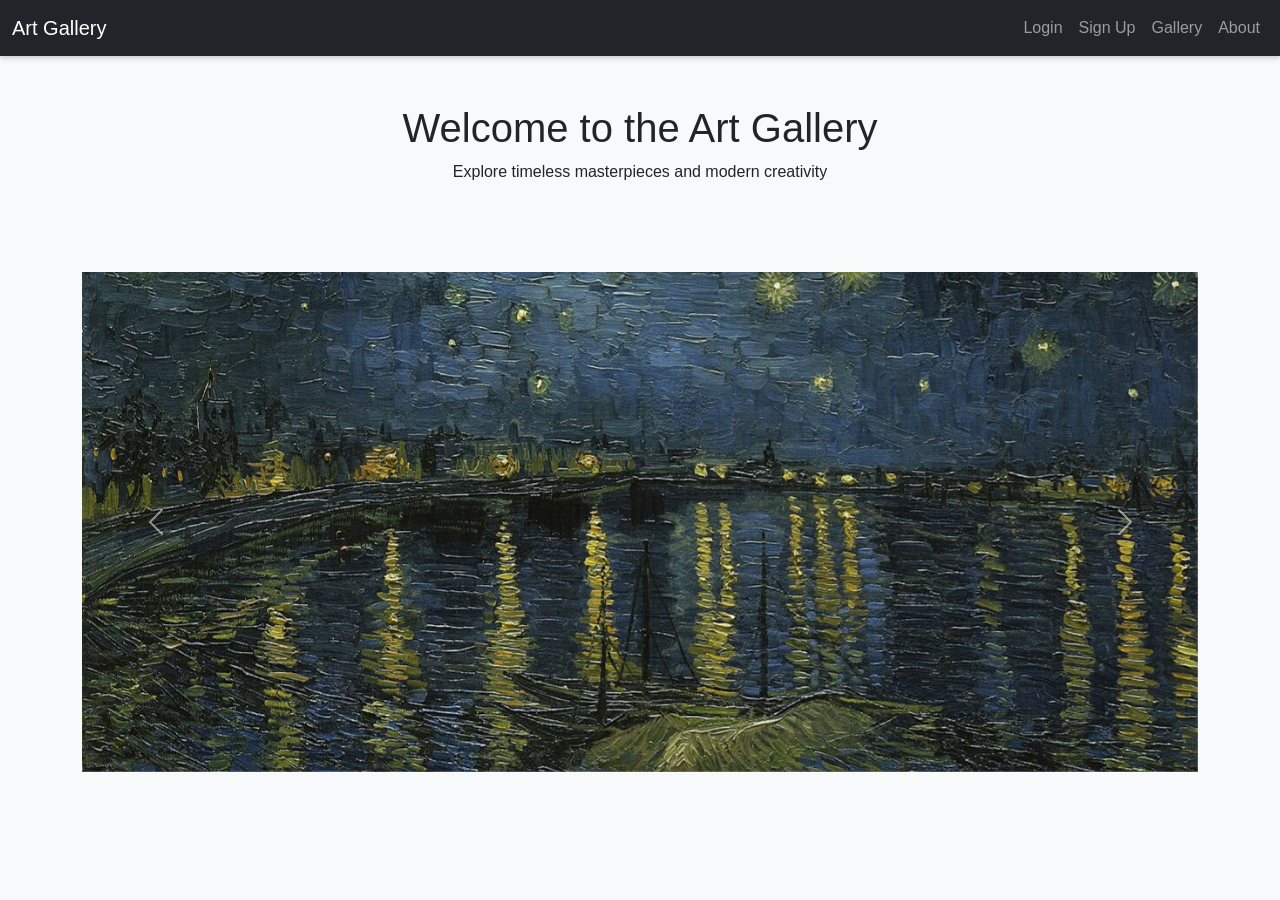
<file: index.html>
<!DOCTYPE html>
<html lang="en">
<head>
  <meta charset="UTF-8">
  <title>Art Gallery Home</title>
  <link href="https://cdn.jsdelivr.net/npm/bootstrap@5.3.0/dist/css/bootstrap.min.css" rel="stylesheet">
  <link rel="stylesheet" href="style.css">
</head>
<body>
  <!-- Navbar -->
  <nav class="navbar navbar-expand-lg navbar-dark bg-dark">
    <div class="container-fluid">
      <a class="navbar-brand" href="index.html">Art Gallery</a>
      <div class="collapse navbar-collapse">
        <ul class="navbar-nav ms-auto">
          <li class="nav-item"><a class="nav-link" href="login.html">Login</a></li>
          <li class="nav-item"><a class="nav-link" href="signup.html">Sign Up</a></li>
          <li class="nav-item"><a class="nav-link" href="artdisplay.html">Gallery</a></li>
          <li class="nav-item"><a class="nav-link" href="about.html">About</a></li>
        </ul>
      </div>
    </div>
  </nav>

  <!-- Hero -->
  <header class="bg-light text-center p-5">
    <h1>Welcome to the Art Gallery</h1>
    <p>Explore timeless masterpieces and modern creativity</p>
  </header>

  <!-- Carousel -->
  <div id="carouselExample" class="carousel slide container mt-4">
    <div class="carousel-inner">
      <div class="carousel-item active">
        <img src="art1.jpg" class="d-block w-100" alt="Art 1">
      </div>
      <div class="carousel-item">
        <img src="art2.jpg" class="d-block w-100" alt="Art 2">
      </div>
    </div>
    <button class="carousel-control-prev" type="button" data-bs-target="#carouselExample" data-bs-slide="prev">
      <span class="carousel-control-prev-icon"></span>
    </button>
    <button class="carousel-control-next" type="button" data-bs-target="#carouselExample" data-bs-slide="next">
      <span class="carousel-control-next-icon"></span>
    </button>
  </div>

  <script src="https://cdn.jsdelivr.net/npm/bootstrap@5.3.0/dist/js/bootstrap.bundle.min.js"></script>
</body>
</html>
</file>
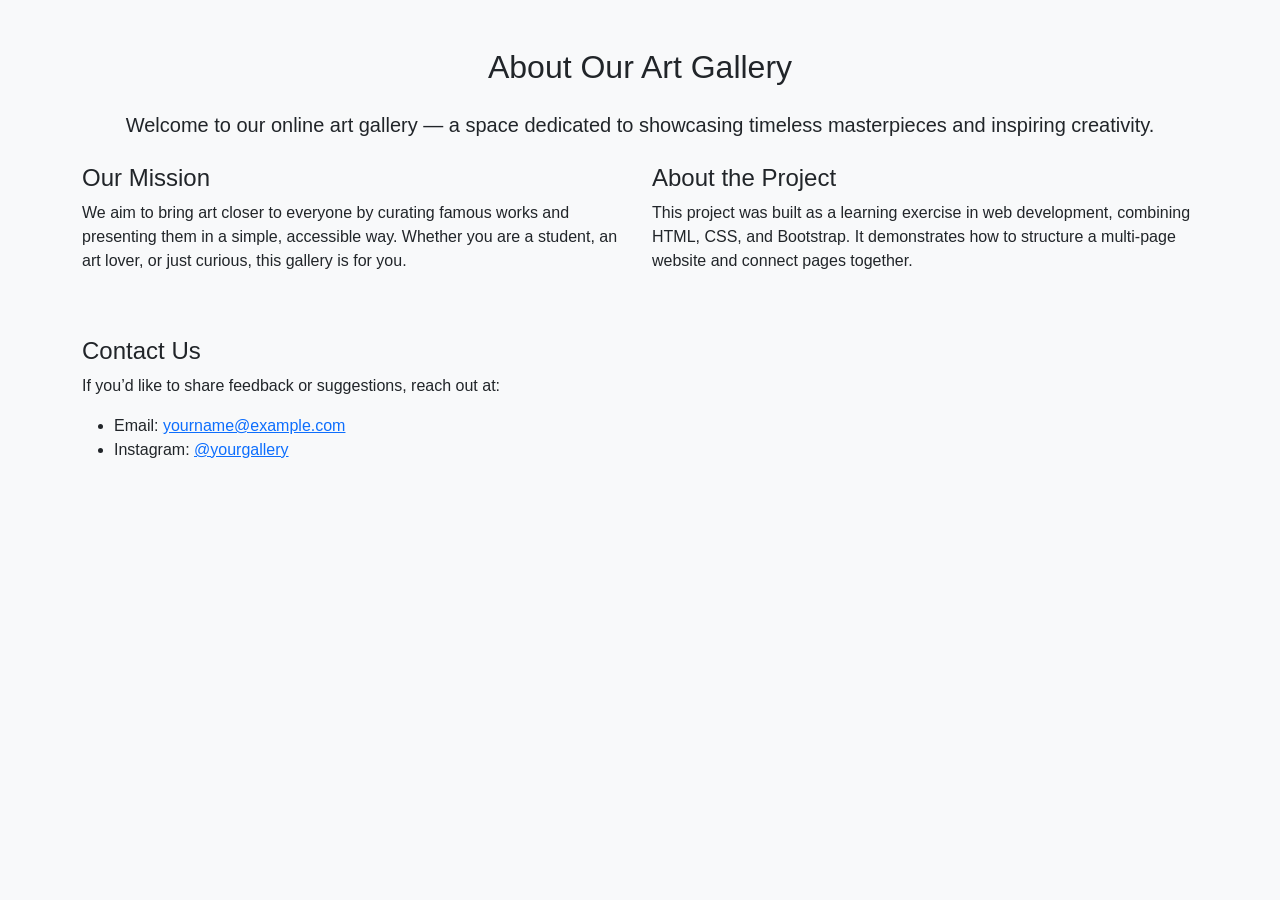
<file: about.html>
<!DOCTYPE html>
<html lang="en">
<head>
  <meta charset="UTF-8">
  <title>About the Gallery</title>
  <link href="https://cdn.jsdelivr.net/npm/bootstrap@5.3.0/dist/css/bootstrap.min.css" rel="stylesheet">
  <link rel="stylesheet" href="style.css">
</head>
<body>
  <div class="container mt-5">
    <h2 class="text-center mb-4">About Our Art Gallery</h2>
    <p class="lead text-center">
      Welcome to our online art gallery — a space dedicated to showcasing timeless masterpieces and inspiring creativity.
    </p>

    <div class="row mt-4">
      <div class="col-md-6">
        <h4>Our Mission</h4>
        <p>
          We aim to bring art closer to everyone by curating famous works and presenting them in a simple, accessible way.
          Whether you are a student, an art lover, or just curious, this gallery is for you.
        </p>
      </div>
      <div class="col-md-6">
        <h4>About the Project</h4>
        <p>
          This project was built as a learning exercise in web development, combining HTML, CSS, and Bootstrap.
          It demonstrates how to structure a multi‑page website and connect pages together.
        </p>
      </div>
    </div>

    <div class="mt-5">
      <h4>Contact Us</h4>
      <p>If you’d like to share feedback or suggestions, reach out at:</p>
      <ul>
        <li>Email: <a href="mailto:yourname@example.com">yourname@example.com</a></li>
        <li>Instagram: <a href="#">@yourgallery</a></li>
      </ul>
    </div>
  </div>
</body>
</html>
</file>
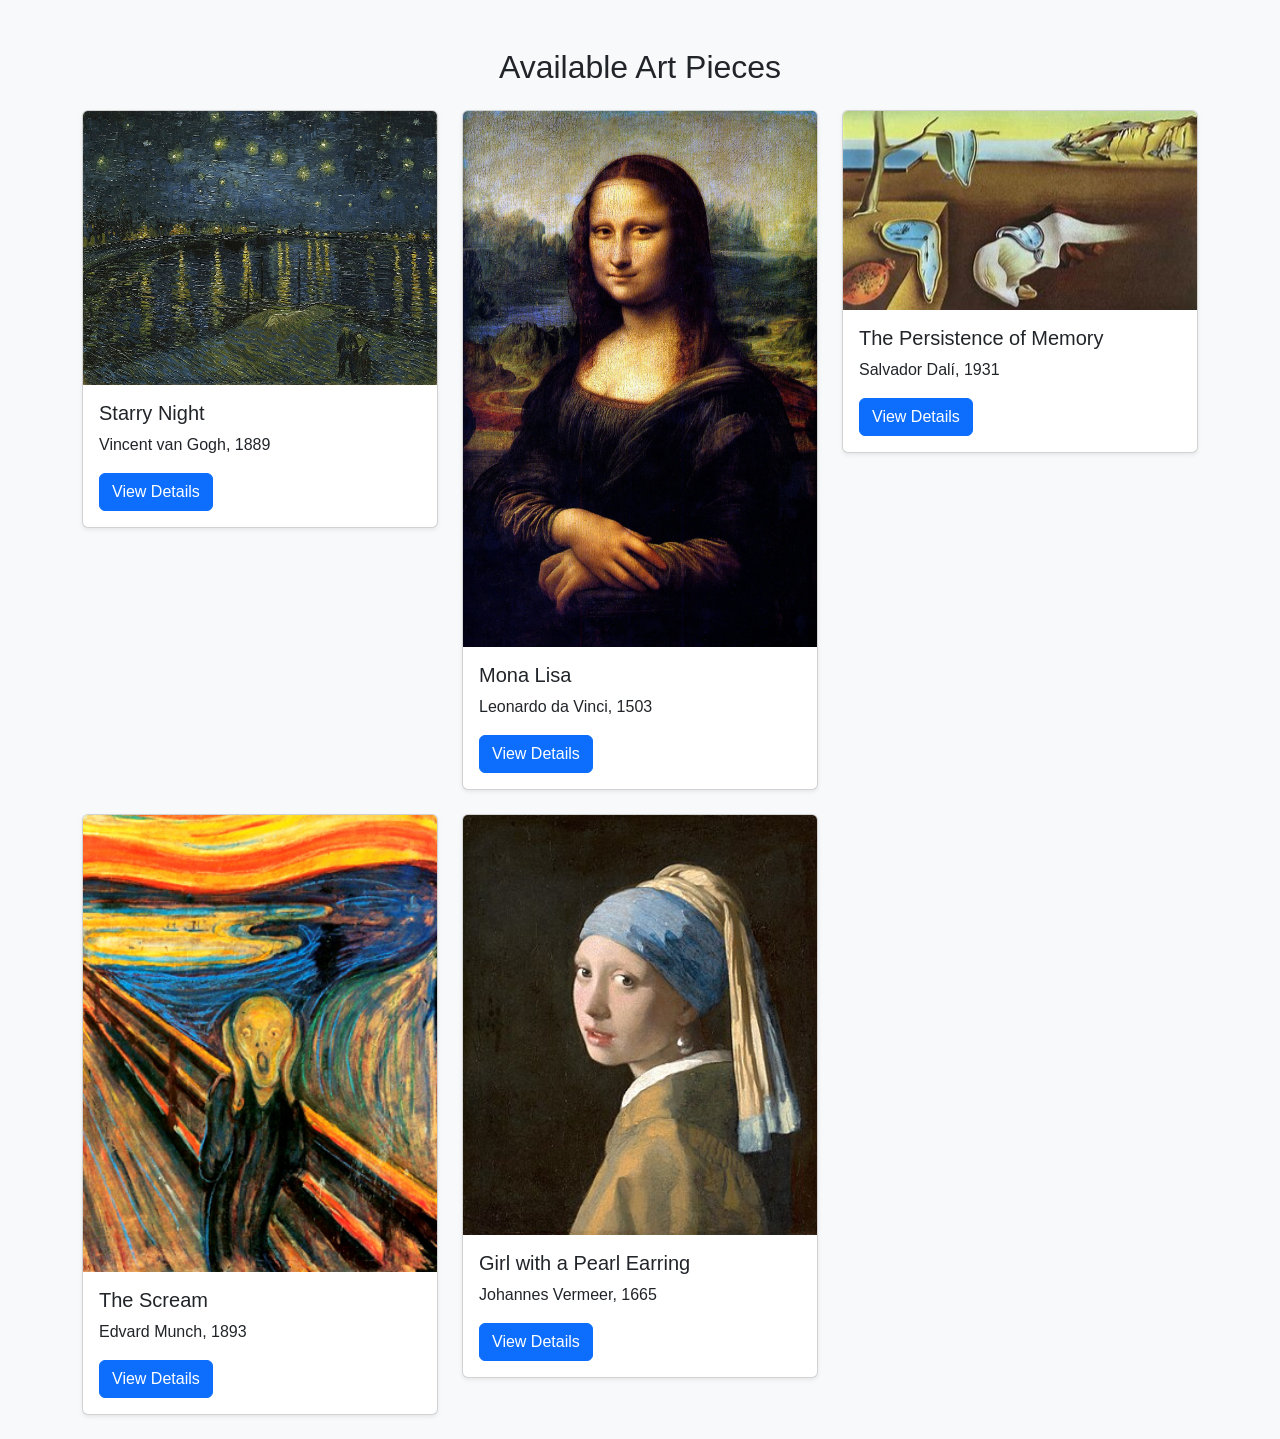
<file: artdisplay.html>
<!DOCTYPE html>
<html lang="en">
<head>
  <meta charset="UTF-8">
  <title>Art Gallery Display</title>
  <link href="https://cdn.jsdelivr.net/npm/bootstrap@5.3.0/dist/css/bootstrap.min.css" rel="stylesheet">
  <link rel="stylesheet" href="style.css">
</head>
<body>
  <div class="container mt-5">
    <h2 class="text-center mb-4">Available Art Pieces</h2>
    <div class="row">
      <!-- Art 1 -->
      <div class="col-md-4 mb-4">
        <div class="card shadow-sm hover-card">
          <img src="art1.jpg" class="card-img-top" alt="Starry Night">
          <div class="card-body">
            <h5 class="card-title">Starry Night</h5>
            <p class="card-text">Vincent van Gogh, 1889</p>
            <a href="art1.html" class="btn btn-primary">View Details</a>
          </div>
        </div>
      </div>
      <!-- Art 2 -->
      <div class="col-md-4 mb-4">
        <div class="card shadow-sm hover-card">
          <img src="art2.jpg" class="card-img-top" alt="Mona Lisa">
          <div class="card-body">
            <h5 class="card-title">Mona Lisa</h5>
            <p class="card-text">Leonardo da Vinci, 1503</p>
            <a href="art2.html" class="btn btn-primary">View Details</a>
          </div>
        </div>
      </div>
      <!-- Art 3 -->
      <div class="col-md-4 mb-4">
        <div class="card shadow-sm hover-card">
          <img src="art3.jpg" class="card-img-top" alt="The Persistence of Memory">
          <div class="card-body">
            <h5 class="card-title">The Persistence of Memory</h5>
            <p class="card-text">Salvador Dalí, 1931</p>
            <a href="art3.html" class="btn btn-primary">View Details</a>
          </div>
        </div>
      </div>
      <!-- Art 4 -->
      <div class="col-md-4 mb-4">
        <div class="card shadow-sm hover-card">
          <img src="art4.jpg" class="card-img-top" alt="The Scream">
          <div class="card-body">
            <h5 class="card-title">The Scream</h5>
            <p class="card-text">Edvard Munch, 1893</p>
            <a href="art4.html" class="btn btn-primary">View Details</a>
                      </div>
        </div>
      </div>
      <!-- Art 5 -->
      <div class="col-md-4 mb-4">
        <div class="card shadow-sm hover-card">
          <img src="art5.jpg" class="card-img-top" alt="Girl with a Pearl Earring">
          <div class="card-body">
            <h5 class="card-title">Girl with a Pearl Earring</h5>
            <p class="card-text">Johannes Vermeer, 1665</p>
            <a href="art5.html" class="btn btn-primary">View Details</a>
          </div>
        </div>
      </div>
    </div>
  </div>
</body>
</html>
</file>
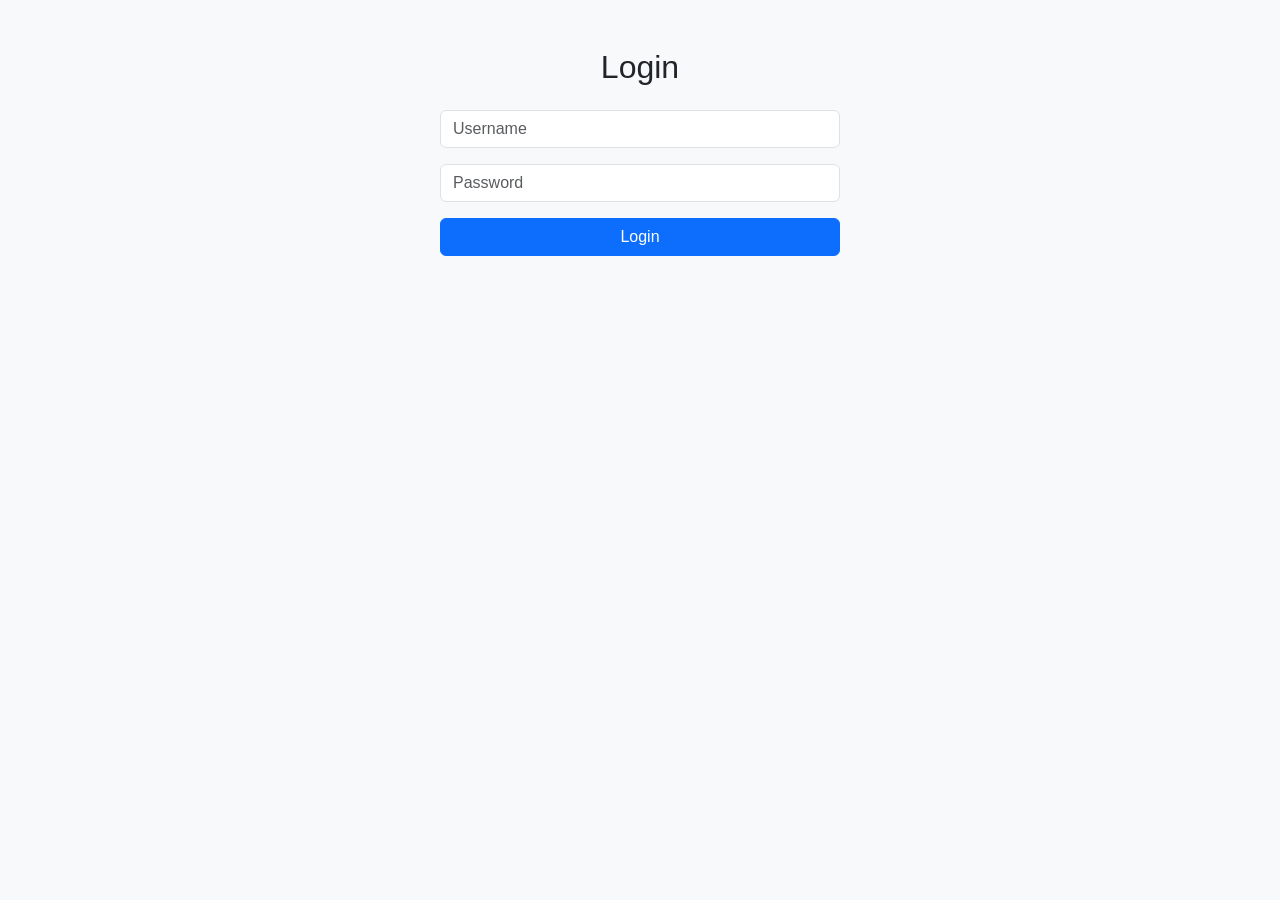
<file: login.html>
<!DOCTYPE html>
<html lang="en">
<head>
  <meta charset="UTF-8">
  <title>Login</title>
  <link href="https://cdn.jsdelivr.net/npm/bootstrap@5.3.0/dist/css/bootstrap.min.css" rel="stylesheet">
  <link rel="stylesheet" href="style.css">
</head>
<body>
  <div class="container mt-5">
    <h2 class="text-center mb-4">Login</h2>
    <!-- Redirects to art-display.html -->
    <form action="artdisplay.html" method="get" class="mx-auto" style="max-width:400px;">
      <div class="mb-3">
        <input type="text" class="form-control" placeholder="Username" required>
      </div>
      <div class="mb-3">
        <input type="password" class="form-control" placeholder="Password" required>
      </div>
      <button type="submit" class="btn btn-primary w-100">Login</button>
    </form>
  </div>
</body>
</html>
</file>
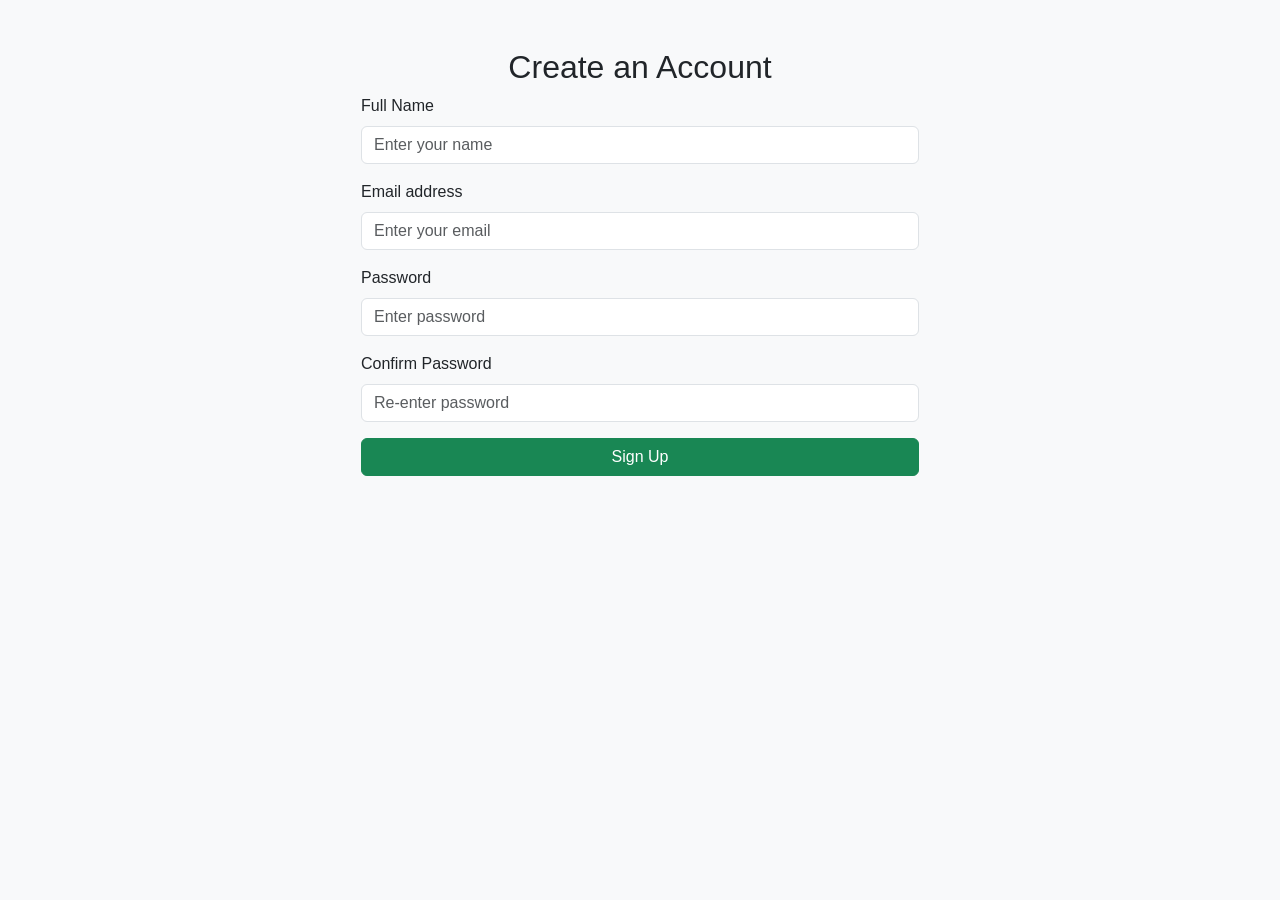
<file: signup.html>
<!DOCTYPE html>
<html lang="en">
<head>
  <meta charset="UTF-8">
  <title>Sign Up</title>
  <link href="https://cdn.jsdelivr.net/npm/bootstrap@5.3.0/dist/css/bootstrap.min.css" rel="stylesheet">
  <link rel="stylesheet" href="style.css">
</head>
<body class="bg-light">
  <div class="container mt-5">
    <h2 class="text-center">Create an Account</h2>
    <form class="mx-auto w-50">
      <!-- Name -->
      <div class="mb-3">
        <label class="form-label">Full Name</label>
        <input type="text" class="form-control" placeholder="Enter your name">
      </div>
      <!-- Email -->
      <div class="mb-3">
        <label class="form-label">Email address</label>
        <input type="email" class="form-control" placeholder="Enter your email">
      </div>
      <!-- Password -->
      <div class="mb-3">
        <label class="form-label">Password</label>
        <input type="password" class="form-control" placeholder="Enter password">
      </div>
      <!-- Confirm Password -->
      <div class="mb-3">
        <label class="form-label">Confirm Password</label>
        <input type="password" class="form-control" placeholder="Re-enter password">
      </div>
      <!-- Submit -->
      <button type="submit" class="btn btn-success w-100">Sign Up</button>
    </form>
  </div>
</body>
</html>
</file>
<file: style.css>
/* General body styling */
body {
  font-family: 'Segoe UI', sans-serif;
  background-color: #f8f9fa;
  margin: 0;
  padding: 0;
}

/* Navbar */
.navbar {
  box-shadow: 0 2px 5px rgba(0,0,0,0.2);
}

/* Hero section */
header h1 {
  animation: fadeInDown 2s ease;
}
header p {
  animation: fadeInUp 2s ease;
}

/* Card hover effect */
.hover-card {
  transition: transform 0.3s ease, box-shadow 0.3s ease;
}
.hover-card:hover {
  transform: scale(1.05);
  box-shadow: 0 8px 20px rgba(0,0,0,0.2);
}

/* Carousel images */
.carousel-item img {
  max-height: 500px;
  object-fit: cover;
}

/* Animations */
@keyframes fadeInDown {
  from { opacity: 0; transform: translateY(-20px); }
  to { opacity: 1; transform: translateY(0); }
}

@keyframes fadeInUp {
  from { opacity: 0; transform: translateY(20px); }
  to { opacity: 1; transform: translateY(0); }
}
</file>
